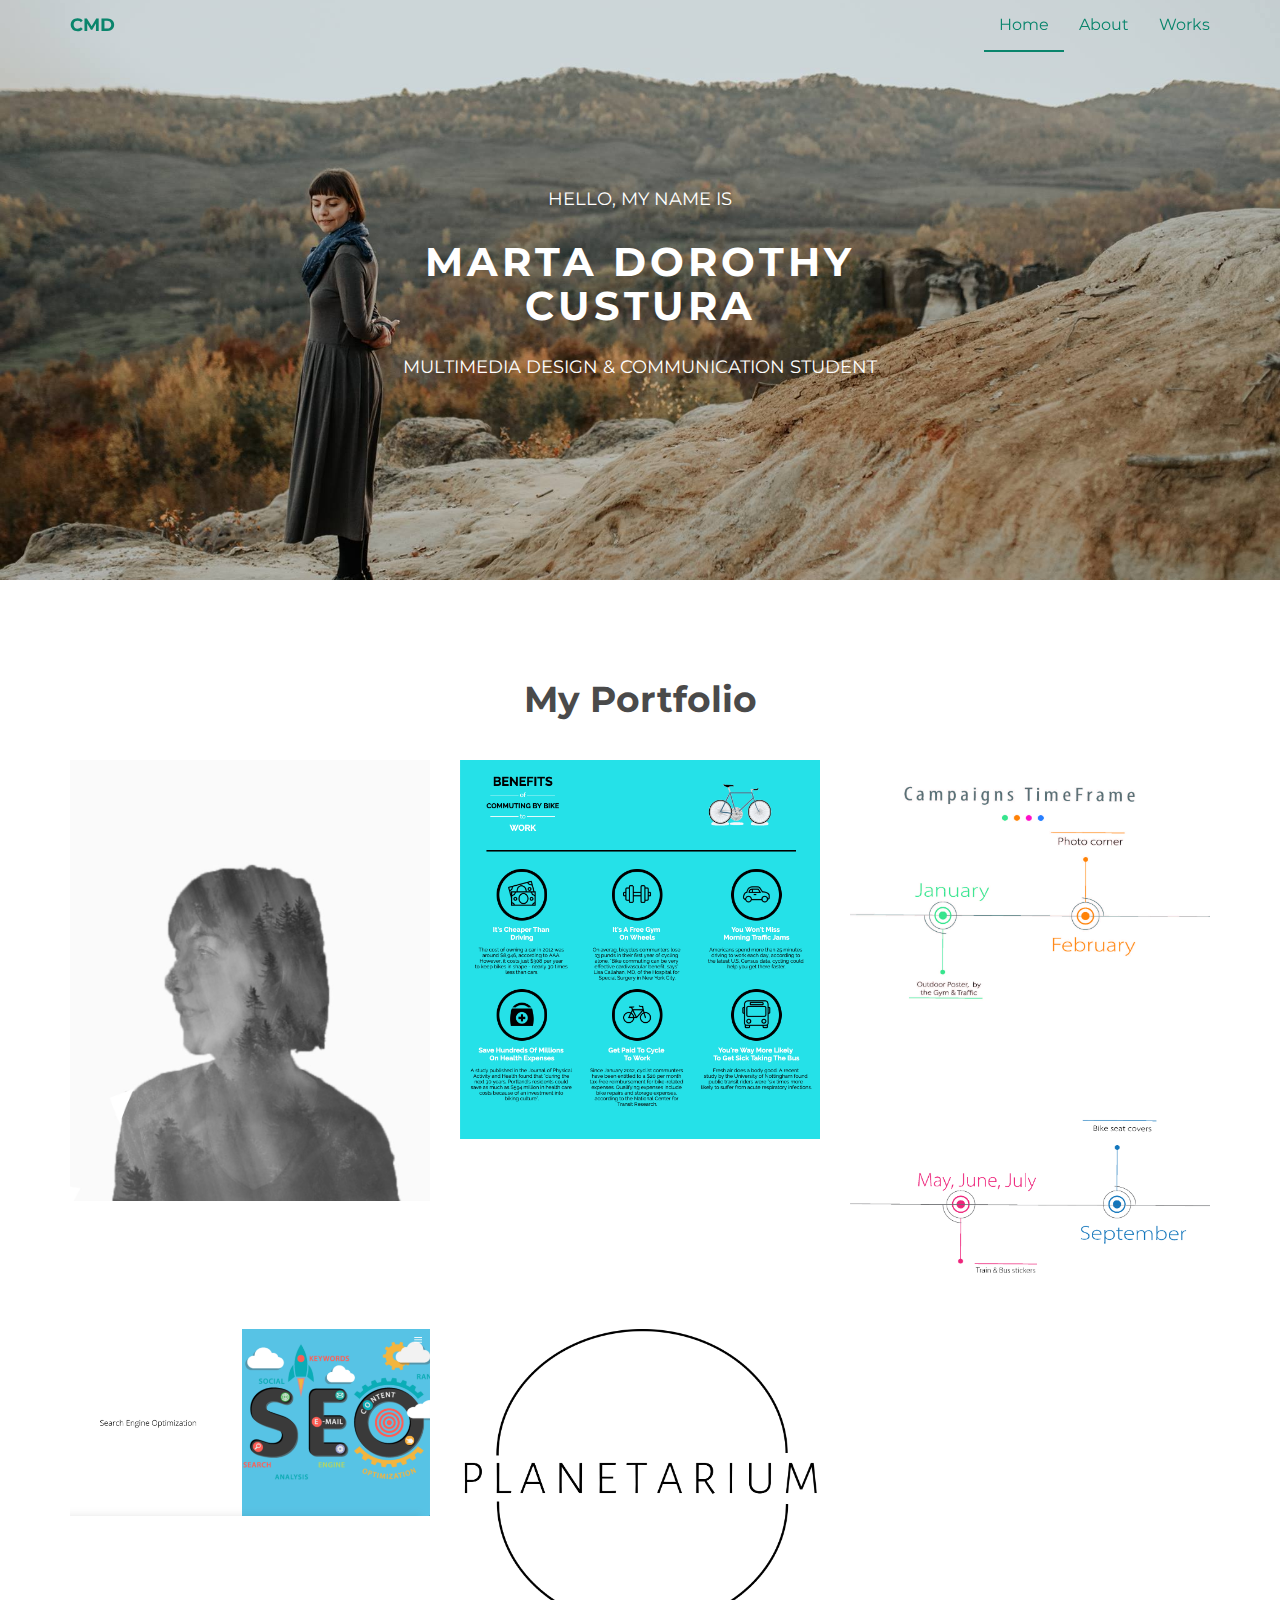
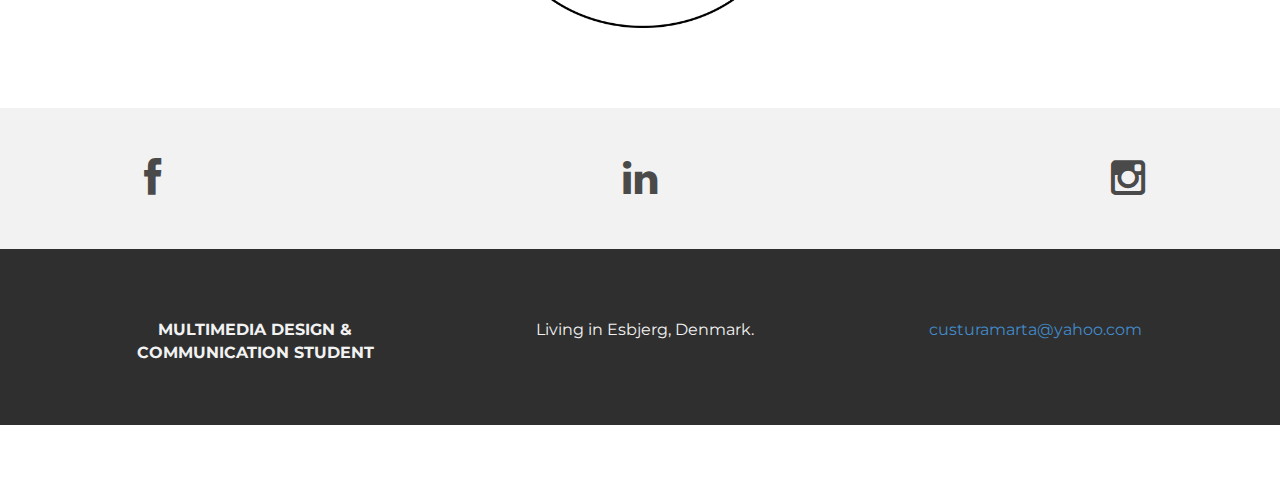
<file: index.html>
<!DOCTYPE html>
<html lang="en">
  <head>
    <meta charset="utf-8">
    <meta http-equiv="X-UA-Compatible" content="IE=edge">
    <meta name="viewport" content="width=device-width, initial-scale=1">
    <meta name="description" content="">
    <meta name="author" content="">
    <link rel="shortcut icon" href="assets/ico/favicon.ico">

    <title>Marta Dorothy Custura</title>

    
    <link href="assets/css/bootstrap.css" rel="stylesheet">

    <!-- Custom styles for this template -->
    <link href="assets/css/style.css" rel="stylesheet">
    <link href="assets/css/font-awesome.min.css" rel="stylesheet">

    
  </head>

  <body>

    <!-- Static navbar -->
    <div class="navbar navbar-default navbar-fixed-top" role="navigation">
      <div class="container">
        <div class="navbar-header">
          <button type="button" class="navbar-toggle" data-toggle="collapse" data-target=".navbar-collapse">
            <span class="sr-only">Toggle navigation</span>
            <span class="icon-bar"></span>
            <span class="icon-bar"></span>
            <span class="icon-bar"></span>
          </button>
          <a class="navbar-brand" href="index.html">CMD</a>
        </div>
        <div class="navbar-collapse collapse">
          <ul class="nav navbar-nav navbar-right">
            <li class="active"><a href="index.html">Home</a></li>
            <li><a href="about.html">About</a></li>
            <li><a href="#works">Works</a></li>
          </ul>
        </div><!--/.nav-collapse -->
      </div>
    </div>


	<div id="headerwrap">
	    <div class="container">
			<div class="row">
				<div class="col-lg-6 col-lg-offset-3">
					<h4>HELLO, MY NAME IS</h4>
					<h1>MARTA DOROTHY CUSTURA</h1>
					<h4>MULTIMEDIA DESIGN & COMMUNICATION STUDENT</h4>
				</div>
			</div><! --/row -->
	    </div> <!-- /container -->
	</div><! --/headerwrap -->
	
	<section id="works"></section>
	<div class="container">
		<div class="row centered mt mb">
			<h1>My Portfolio</h1>
			
			<div class="col-lg-4 col-md-4 col-sm-4 gallery">
				<a href="work.html"><img src="assets/img/portfolio/folio01.png" class="img-responsive"></a>
			</div>
			<div class="col-lg-4 col-md-4 col-sm-4 gallery">
				<a href="work.html"><img src="assets/img/portfolio/folio02.png" class="img-responsive"></a>
			</div>
			<div class="col-lg-4 col-md-4 col-sm-4 gallery">
				<a href="work.html"><img src="assets/img/portfolio/folio03.png" class="img-responsive"></a>
			</div>
			<div class="col-lg-4 col-md-4 col-sm-4 gallery">
				<a href="work.html"><img src="assets/img/portfolio/folio04.png" class="img-responsive"></a>
			</div>
			<div class="col-lg-4 col-md-4 col-sm-4 gallery">
				<a href="work.html"><img src="assets/img/portfolio/folio05.png" class="img-responsive"></a>
			</div>
			<div class="col-lg-4 col-md-4 col-sm-4 gallery">
				<a href="work.html"><img src="assets/img/portfolio/folio06.png" class="img-responsive"></a>
			</div>
		</div><! --/row -->
	</div><! --/container -->
	
	<div id="social">
		<div class="container">
			<div class="row centered">
				<div class="col-lg-2">
					<a href="https://www.facebook.com/marta.custura"><i class="fa fa-facebook"></i></a>
				</div>
				<div class="col-lg-8">
					<a href="https://www.linkedin.com/in/martadorothycustura"><i class="fa fa-linkedin"></i></a>
				</div>
				<div class="col-lg-2">
					<a href="https://www.instagram.com/mcustura"><i class="fa fa-instagram"></i></a>
				</div>
			
			</div><! --/row -->
		</div><! --/container -->
	</div><! --/social -->

	<div id="footerwrap">
		<div class="container">
			<div class="row centered">
				<div class="col-lg-4">
					<p><b>MULTIMEDIA DESIGN & COMMUNICATION STUDENT</b></p>
				</div>
			
				<div class="col-lg-4">
					<p>Living in Esbjerg, Denmark.</p>
				</div>
				<div class="col-lg-4">
					<p><a href="mailto:custuramarta@yahoo.com?Subject=Contact">custuramarta@yahoo.com</a></p>
				</div>
			</div>
		</div>
	</div><! --/footerwrap -->
	


    
    <script src="https://ajax.googleapis.com/ajax/libs/jquery/1.11.0/jquery.min.js"></script>
    <script src="assets/js/bootstrap.min.js"></script>
  </body>
</html>
</file>
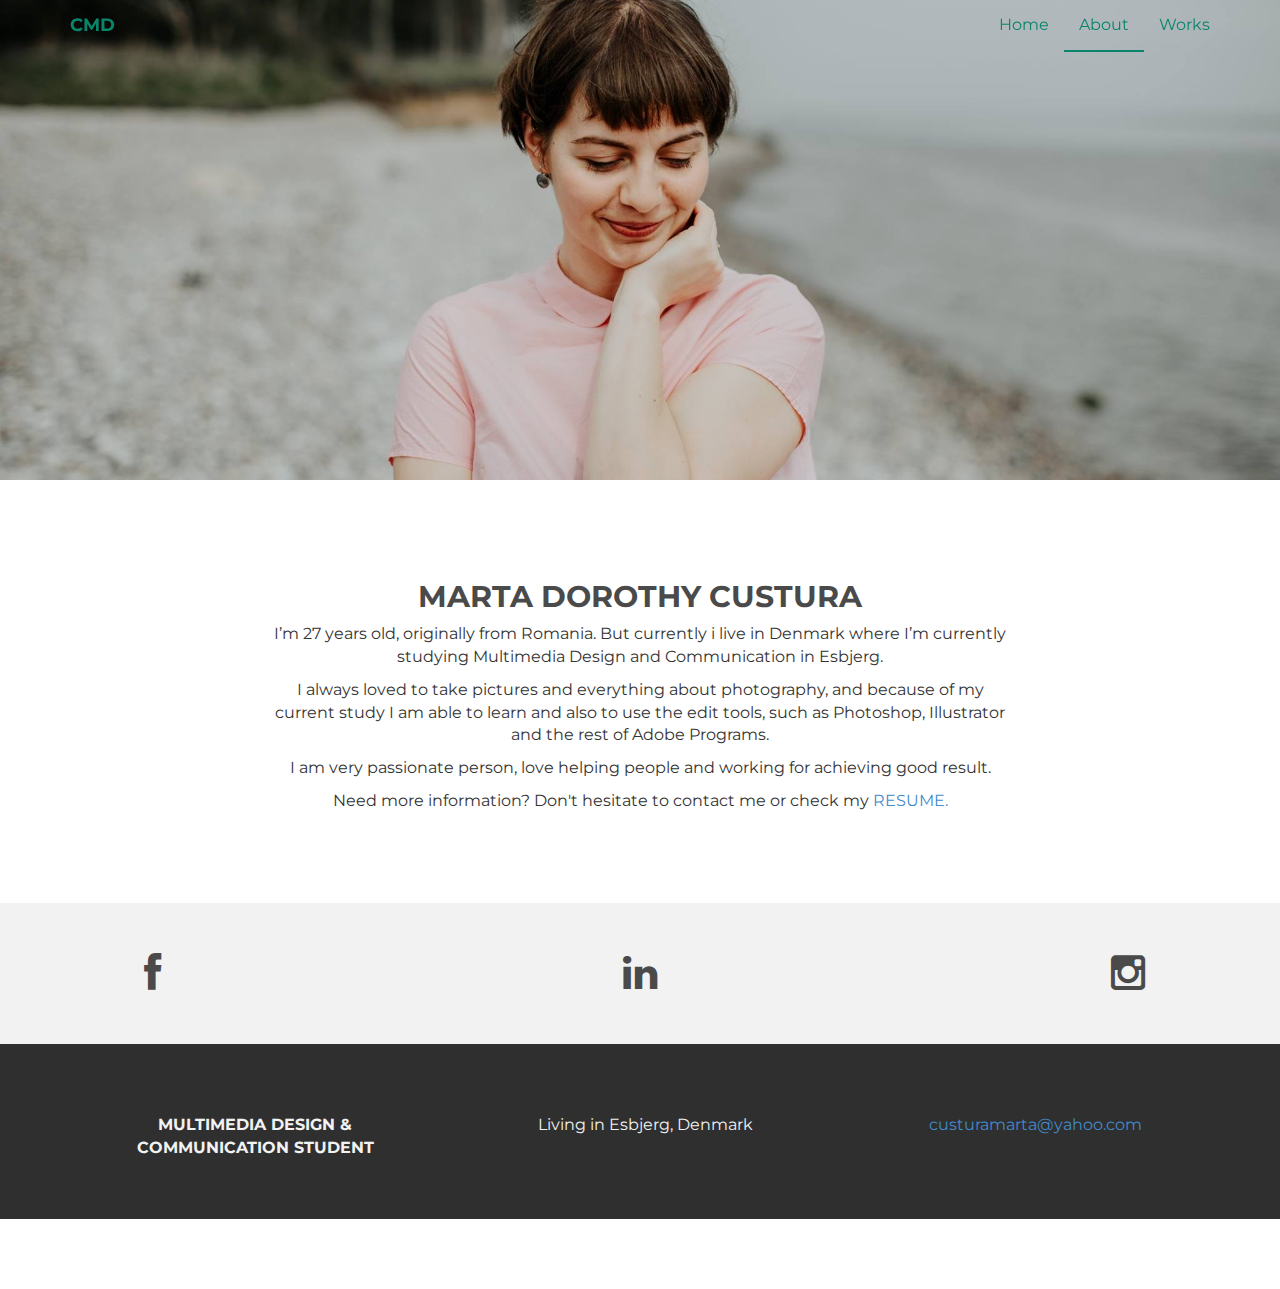
<file: about.html>
<!DOCTYPE html>
<html lang="en">
  <head>
    <meta charset="utf-8">
    <meta http-equiv="X-UA-Compatible" content="IE=edge">
    <meta name="viewport" content="width=device-width, initial-scale=1">
    <meta name="description" content="">
    <meta name="author" content="">
    <link rel="shortcut icon" href="assets/ico/favicon.ico">

    <title>Marta Dorothy Custura</title>

  
    <link href="assets/css/bootstrap.css" rel="stylesheet">

    <!-- Custom styles for this template -->
    <link href="assets/css/style.css" rel="stylesheet">
    <link href="assets/css/font-awesome.min.css" rel="stylesheet">


  </head>

  <body>

    <!-- Static navbar -->
    <div class="navbar navbar-default navbar-fixed-top" role="navigation">
      <div class="container">
        <div class="navbar-header">
          <button type="button" class="navbar-toggle" data-toggle="collapse" data-target=".navbar-collapse">
            <span class="sr-only">Toggle navigation</span>
            <span class="icon-bar"></span>
            <span class="icon-bar"></span>
            <span class="icon-bar"></span>
          </button>
          <a class="navbar-brand" href="index.html">CMD</a>
        </div>
        <div class="navbar-collapse collapse">
          <ul class="nav navbar-nav navbar-right">
            <li><a href="index.html">Home</a></li>
            <li class="active"><a href="about.html">About</a></li>
            <li><a href="index.html#works">Works</a></li>
          </ul>
        </div><!--/.nav-collapse -->
      </div>
    </div>


	<div id="aboutwrap">
	    <div class="container">
			<div class="row">
				<div class="col-lg-6 col-lg-offset-3">
				</div>
			</div><! --/row -->
	    </div> <!-- /container -->
	</div><! --/aboutwrap -->
	
	<div class="container">
		<div class="row centered mt mb">
			<div class="col-lg-8 col-lg-offset-2">
				<h2>MARTA DOROTHY CUSTURA</h2>
				<p>I’m 27 years old, originally from Romania. But currently i live in Denmark where I’m currently studying Multimedia Design and Communication in Esbjerg.</p>
				<p>I always loved to take pictures and everything about photography, and because of my current study I am able to learn and also to use the edit tools, such as Photoshop, Illustrator and the rest of Adobe Programs.</p>
				<p>I am very passionate person, love helping people and working for achieving good result.</p>
				<p>Need more information? Don't hesitate to contact me or check my <a href="assets/img/portfolio/Marta-Dorothy-Custură updated.pdf">RESUME.</a> </p>
			</div>

		</div><! --/row -->
	</div><! --/container -->
	
	<div id="social">
		<div class="container">
			<div class="row centered">
				<div class="col-lg-2">
					<a href="https://www.facebook.com/marta.custura"><i class="fa fa-facebook"></i></a>
				</div>
				<div class="col-lg-8">
					<a href="https://www.linkedin.com/in/martadorothycustura"><i class="fa fa-linkedin"></i></a>
				</div>
				<div class="col-lg-2">
					<a href="https://www.instagram.com/mcustura"><i class="fa fa-instagram"></i></a>
			
				</div>
			
			</div><! --/row -->
		</div><! --/container -->
	</div><! --/social -->

	<div id="footerwrap">
		<div class="container">
			<div class="row centered">
				<div class="col-lg-4">
					<p><b>MULTIMEDIA DESIGN & COMMUNICATION STUDENT</b></p>
				</div>
			
				<div class="col-lg-4">
					<p>Living in Esbjerg, Denmark</p>
				</div>
				<div class="col-lg-4">
					<p><a href="mailto:custuramarta@yahoo.com?Subject=Contact">custuramarta@yahoo.com</a></p>
				</div>
			
			</div>
		
		</div>
	</div><! --/footerwrap -->
	


   
    <script src="https://ajax.googleapis.com/ajax/libs/jquery/1.11.0/jquery.min.js"></script>
    <script src="assets/js/bootstrap.min.js"></script>
  </body>
</html>
</file>
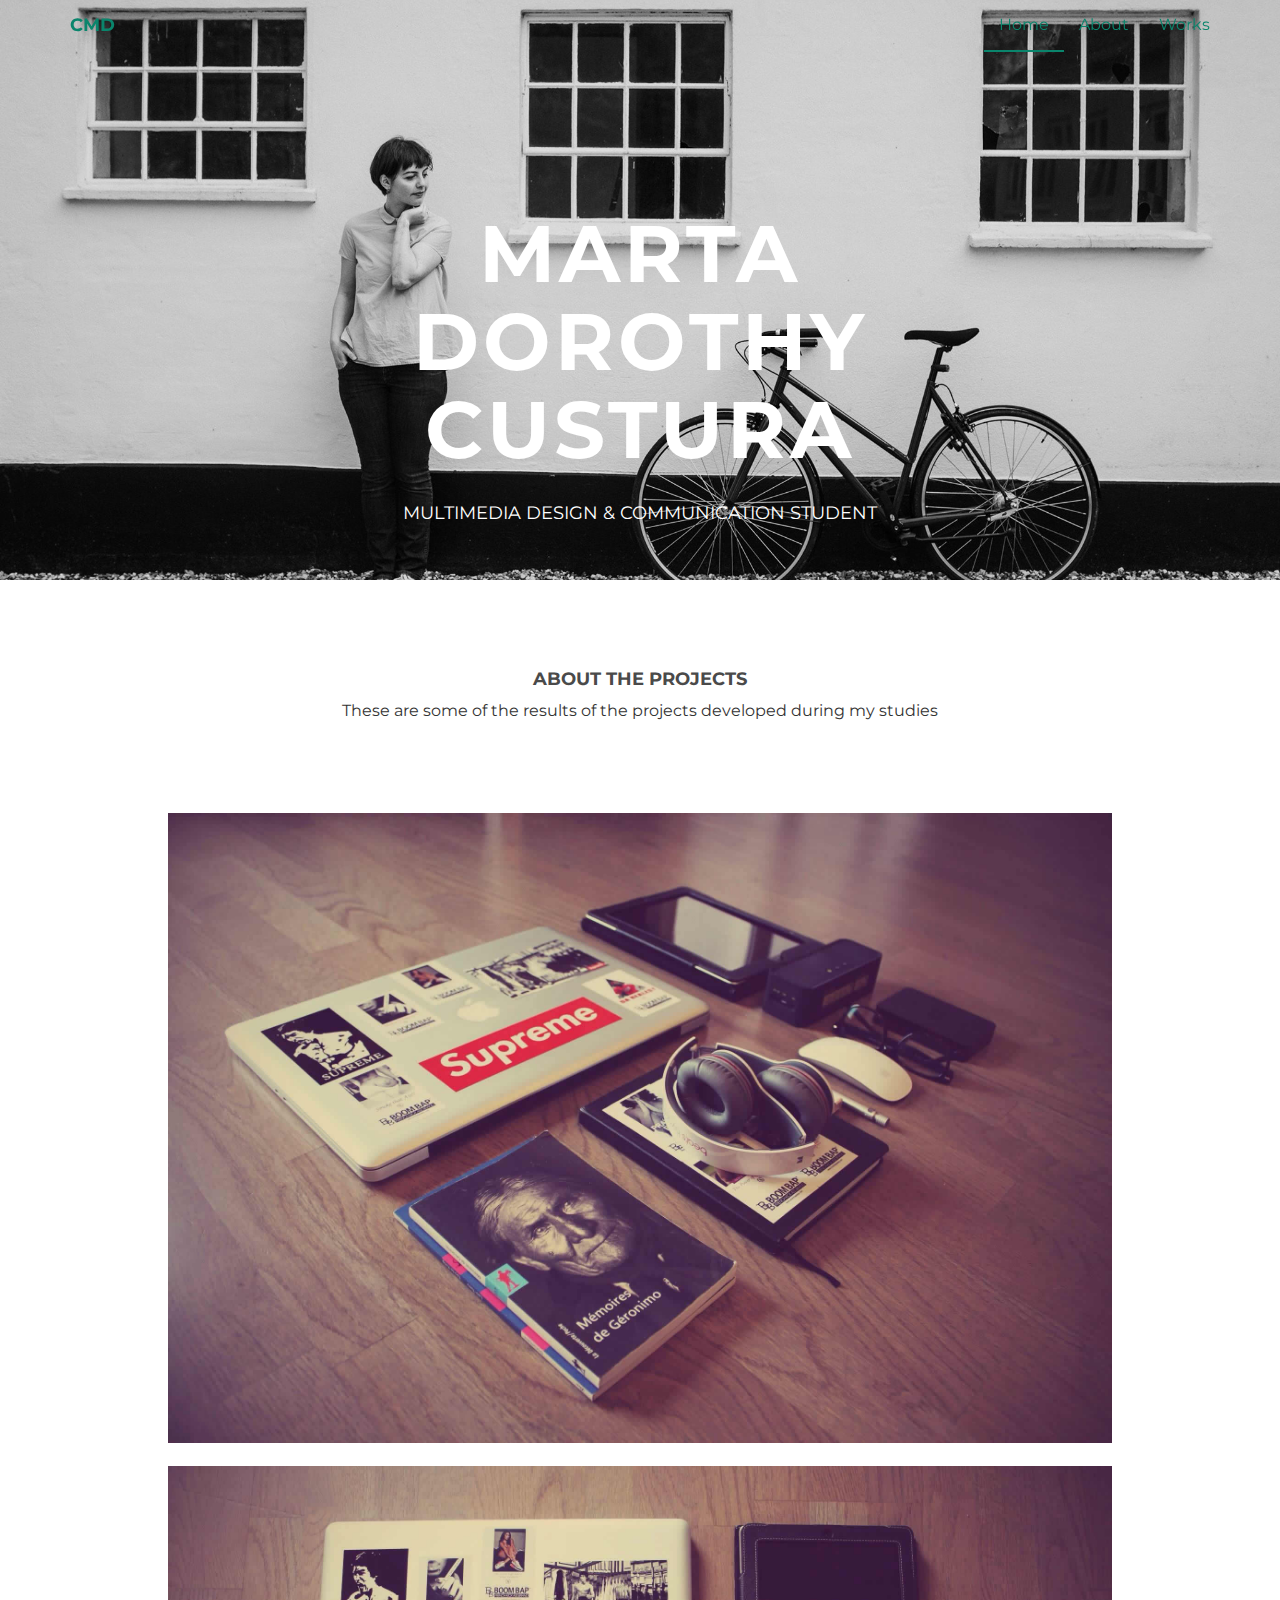
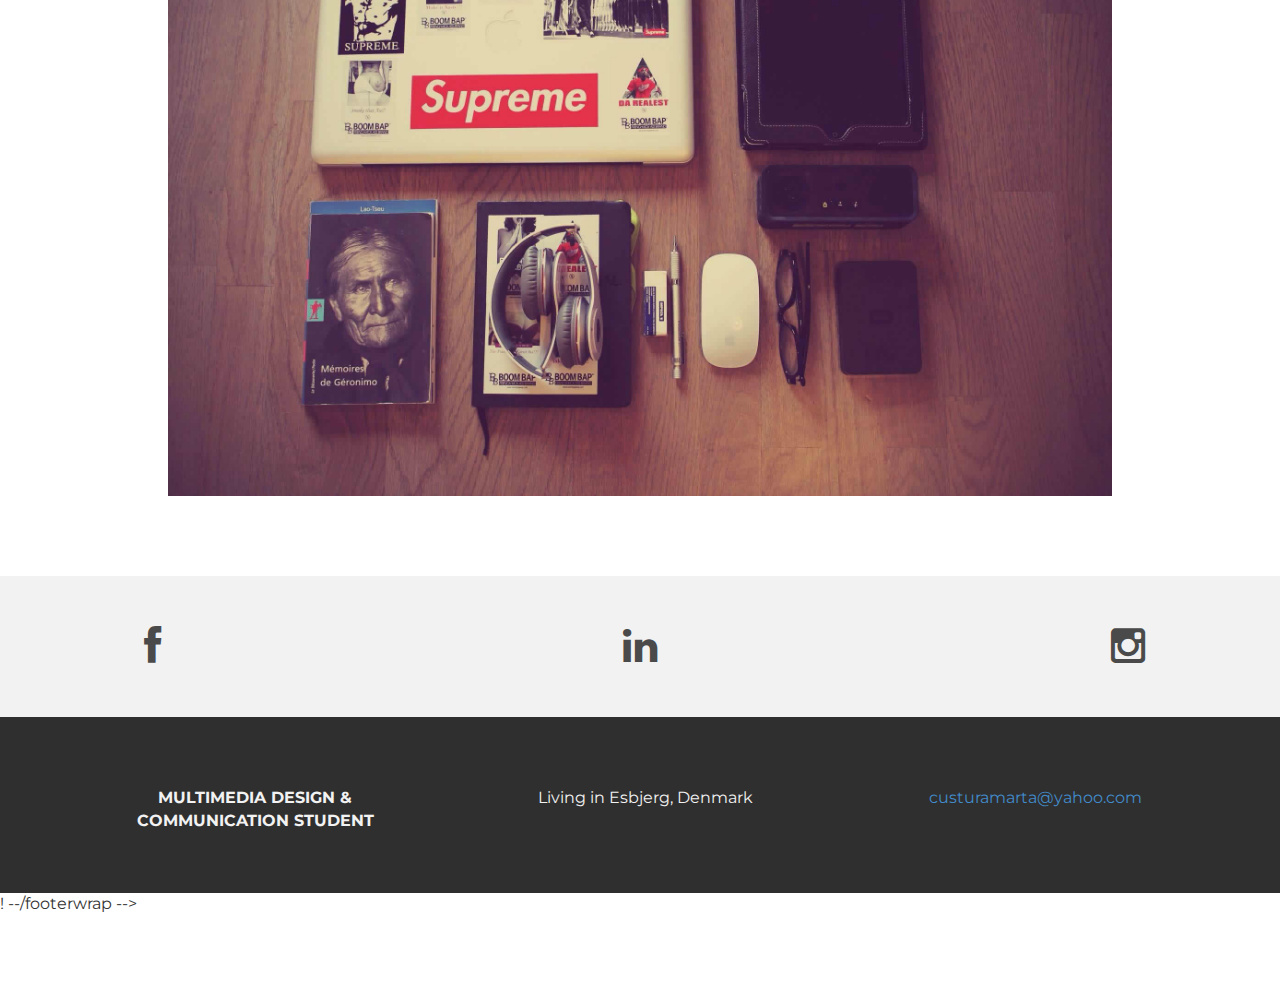
<file: work.html>
<!DOCTYPE html>
<html lang="en">
  <head>
    <meta charset="utf-8">
    <meta http-equiv="X-UA-Compatible" content="IE=edge">
    <meta name="viewport" content="width=device-width, initial-scale=1">
    <meta name="description" content="">
    <meta name="author" content="">
    <link rel="shortcut icon" href="assets/ico/favicon.ico">

    <title>Marta Dorothy Custura</title>

    <!-- Bootstrap core CSS -->
    <link href="assets/css/bootstrap.css" rel="stylesheet">

    <!-- Custom styles for this template -->
    <link href="assets/css/style.css" rel="stylesheet">
    <link href="assets/css/font-awesome.min.css" rel="stylesheet">


  </head>

  <body>

    <!-- Static navbar -->
    <div class="navbar navbar-default navbar-fixed-top" role="navigation">
      <div class="container">
        <div class="navbar-header">
          <button type="button" class="navbar-toggle" data-toggle="collapse" data-target=".navbar-collapse">
            <span class="sr-only">Toggle navigation</span>
            <span class="icon-bar"></span>
            <span class="icon-bar"></span>
            <span class="icon-bar"></span>
          </button>
          <a class="navbar-brand" href="index.html">CMD</a>
        </div>
        <div class="navbar-collapse collapse">
          <ul class="nav navbar-nav navbar-right">
            <li class="active"><a href="index.html">Home</a></li>
            <li><a href="about.html">About</a></li>
            <li><a href="#works">Works</a></li>
          </ul>
        </div><!--/.nav-collapse -->
      </div>
    </div>


	<div id="workwrap">
	    <div class="container">
			<div class="row">
				<div class="col-lg-6 col-lg-offset-3">
					<h1>MARTA DOROTHY CUSTURA</h1>
					<h4>MULTIMEDIA DESIGN & COMMUNICATION STUDENT</h4>
				</div>
			</div><! --/row -->
	    </div> <!-- /container -->
	</div><! --/workwrap -->
	
	<section id="works"></section>
	<div class="container">
		<div class="row centered mt mb">
			<div class="col-lg-8 col-lg-offset-2">
				<h4>ABOUT THE PROJECTS</h4>
				<p>These are some of the results of the projects developed during my studies</p>
			</div>
			<div class="col-lg-10 col-lg-offset-1 mt">
				<img class="img-responsive" src="assets/img/pr01.jpg">
				<br>
				<img class="img-responsive" src="assets/img/pr02.jpg">
			</div>

		</div><! --/row -->
	</div><! --/container -->
	
	<div id="social">
		<div class="container">
			<div class="row centered">
				<div class="col-lg-2">
					<a href="https://www.facebook.com/marta.custura"><i class="fa fa-facebook"></i></a>
				</div>
				<div class="col-lg-8">
					<a href="https://www.linkedin.com/in/martadorothycustura"><i class="fa fa-linkedin"></i></a>
				</div>
				<div class="col-lg-2">
					<a href="https://www.instagram.com/mcustura"><i class="fa fa-instagram"></i></a>
				</div>
			
			</div><! --/row -->
		</div><! --/container -->
	</div><! --/social -->

	<div id="footerwrap">
		<div class="container">
			<div class="row centered">
				<div class="col-lg-4">
					<p><b>MULTIMEDIA DESIGN & COMMUNICATION STUDENT</b></p>
				</div>
			
				<div class="col-lg-4">
					<p>Living in Esbjerg, Denmark</p>
				</div>
				<div class="col-lg-4">
					<p><a href="mailto:custuramarta@yahoo.com?Subject=Contact">custuramarta@yahoo.com</a></p>
				</div>
			
			</div>
		
		</div>
	</div>! --/footerwrap -->
	



    <script src="https://ajax.googleapis.com/ajax/libs/jquery/1.11.0/jquery.min.js"></script>
    <script src="assets/js/bootstrap.min.js"></script>
  </body>
</html>
</file>
<file: assets/css/style.css>
@import url(http://fonts.googleapis.com/css?family=Montserrat:400,700);


::-moz-selection {
    background: #f2c2c9;
    color: #d8d1d3;
    text-shadow: none;
}

::selection {
    background: #16a085;
    color: #d8d1d3;
    text-shadow: none;
}



 hr {
    display: block;
    height: 1px;
    border: 0;
    border-top: 1px solid #ccc;
    margin: 1em 0;
    padding: 0;
}

.centered {
	text-align: center
}

.mt {
	margin-top: 80px;
}

.mb {
	margin-bottom: 80px;
}




body {
    font-family: 'Montserrat', sans-serif;
    font-weight: 400;
    font-size: 16px;

    -webkit-font-smoothing: antialiased;
    -webkit-overflow-scrolling: touch;
}

h1, h2, h3, h4, h5, h6 {
	font-weight: 700;
    color: #4a4a4a;
}


.navbar-brand {
	font-weight: 700;
}

.navbar-default .navbar-brand {
	color: #0a856c;
}

.navbar-default {
	background-color: transparent;
	border-color: transparent;
}

.navbar-default .navbar-nav > .active > a, .navbar-default .navbar-nav > .active > a:hover, .navbar-default .navbar-nav > .active > a:focus {
	color: #0a856c;
	background-color: transparent;
	border-bottom: 2px solid #0a856c;
}

.navbar-default .navbar-nav > li > a {
	color: #0a856c;
}


#headerwrap {
	background: url(../img/back.jpg) no-repeat center top;
	margin-top: -70px;
	padding-top: 250px;
	text-align:center;
	background-attachment: relative;
	background-position: center center;
	min-height: 650px;
	width: 100%;
	
    -webkit-background-size: 100%;
    -moz-background-size: 100%;
    -o-background-size: 100%;
    background-size: 100%;

    -webkit-background-size: cover;
    -moz-background-size: cover;
    -o-background-size: cover;
    background-size: cover;
}

#headerwrap h1 {
	color:#ffffff;
	padding-top: 10px;
	padding-bottom: 20px;
	letter-spacing: 4px;
	font-size: 40px;
	font-weight: bold;
}

#headerwrap h4 {
	font-weight: 400;
	color: #ffffff
}

#social {
	padding-top: 50px;
	padding-bottom: 50px;
	background-color: #f2f2f2;
}

#social i {
	font-size: 40px;
	color: #4a4a4a
}

#social i:hover {
	color: #0a856c
}

#footerwrap {
	padding-top: 70px;
	padding-bottom: 50px;
	background-color: #2f2f2f;
}

#footerwrap p {
	color: #f2f2f2;
	margin-left: 10px;
}

#workwrap {	
	background: url(../img/work.jpg) no-repeat center top;
	margin-top: -70px;
	padding-top: 250px;
	text-align:center;
	background-attachment: relative;
	background-position: center center;
	min-height: 650px;
	width: 100%;
	
    -webkit-background-size: 100%;
    -moz-background-size: 100%;
    -o-background-size: 100%;
    background-size: 100%;

    -webkit-background-size: cover;
    -moz-background-size: cover;
    -o-background-size: cover;
    background-size: cover;
}

#workwrap h1 {
	color:#ffffff;
	padding-top: 10px;
	padding-bottom: 20px;
	letter-spacing: 4px;
	font-size: 80px;
	font-weight: bold;
}

#workwrap h4 {
	font-weight: 400;
	color: #ffffff
}

#aboutwrap {	
	background: url(../img/about.jpg) no-repeat center top;
	margin-top: -70px;
	padding-top: 250px;
	text-align:center;
	background-attachment: relative;
	background-position: center center;
	min-height: 550px;
	width: 100%;
	
    -webkit-background-size: 100%;
    -moz-background-size: 100%;
    -o-background-size: 100%;
    background-size: 100%;

    -webkit-background-size: cover;
    -moz-background-size: cover;
    -o-background-size: cover;
    background-size: cover;
}




/* Gallery */
.gallery {
	margin-top: 30px;
}

.gallery img:hover {
	opacity: 0.4;
}
</file>
